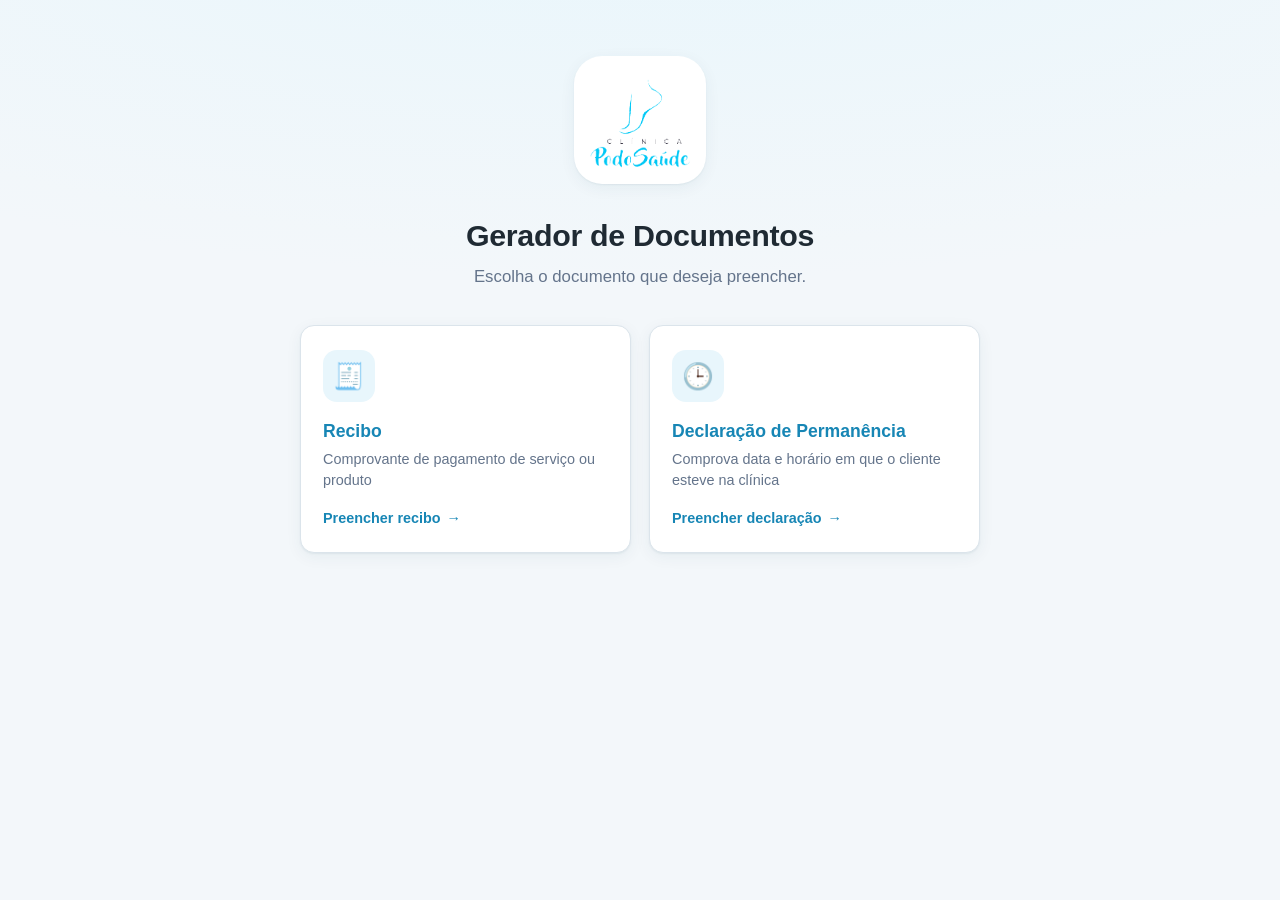
<file: index.html>
<!DOCTYPE html>
<html lang="pt-BR">
<head>
  <meta charset="UTF-8">
  <meta name="viewport" content="width=device-width, initial-scale=1">
  <title>Gerador de Documentos – PodoSaúde</title>
  <link rel="stylesheet" href="estilo.css">
</head>
<body>
  <main class="inicio">
    <img src="logo.png" alt="Clínica PodoSaúde" width="305" height="293">
    <h1>Gerador de Documentos</h1>
    <p>Escolha o documento que deseja preencher.</p>

    <div class="cartoes">
      <a class="cartao" href="recibo.html">
        <div class="icone" aria-hidden="true">🧾</div>
        <strong>Recibo</strong>
        <span>Comprovante de pagamento de serviço ou produto</span>
        <span class="seta">Preencher recibo</span>
      </a>
      <a class="cartao" href="declaracao.html">
        <div class="icone" aria-hidden="true">🕒</div>
        <strong>Declaração de Permanência</strong>
        <span>Comprova data e horário em que o cliente esteve na clínica</span>
        <span class="seta">Preencher declaração</span>
      </a>
    </div>
  </main>
</body>
</html>
</file>
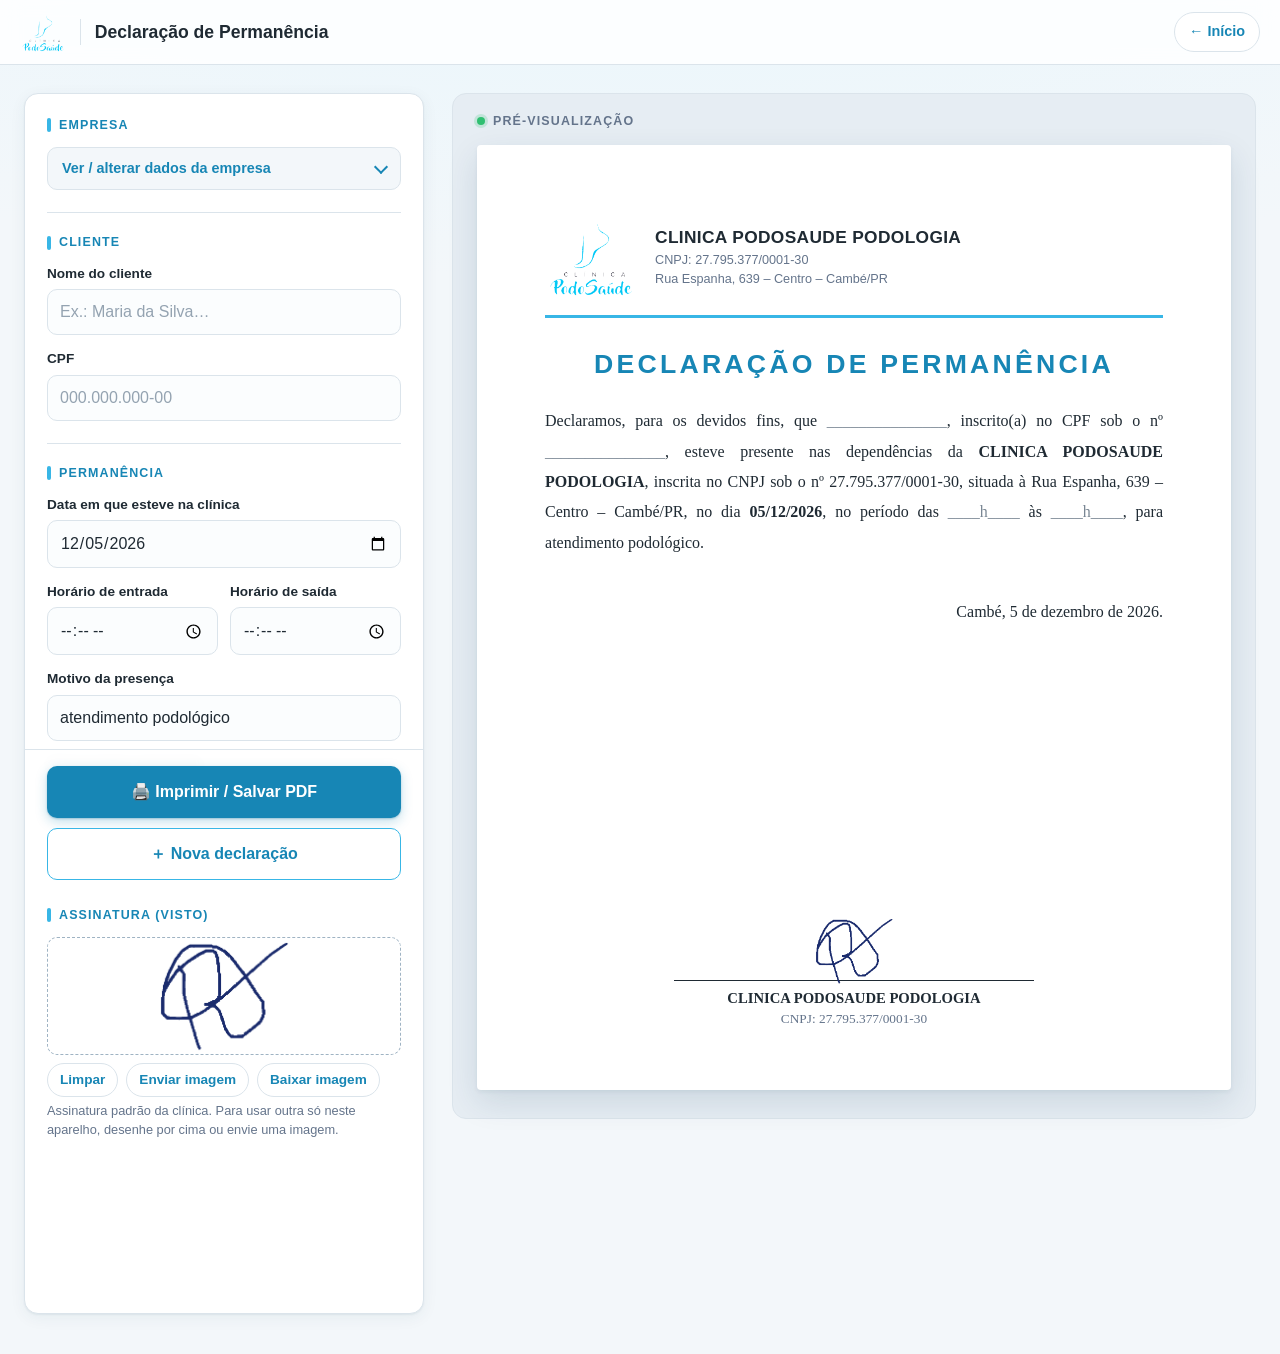
<file: declaracao.html>
<!DOCTYPE html>
<html lang="pt-BR">
<head>
  <meta charset="UTF-8">
  <meta name="viewport" content="width=device-width, initial-scale=1">
  <title>Declaração de Permanência – PodoSaúde</title>
  <link rel="stylesheet" href="estilo.css">
</head>
<body>

<header class="topo">
  <img src="logo.png" alt="PodoSaúde" width="305" height="293">
  <h1>Declaração de Permanência</h1>
  <a class="voltar" href="index.html">← Início</a>
</header>

<div class="area">

  <!-- ===== FORMULÁRIO ===== -->
  <form class="formulario" id="form" onsubmit="return false">
    <h2>Empresa</h2>
    <details class="empresa">
      <summary>Ver / alterar dados da empresa</summary>
      <div class="campo">
        <label for="empresa">Nome da empresa</label>
        <input id="empresa" value="CLINICA PODOSAUDE PODOLOGIA">
      </div>
      <div class="campo">
        <label for="cnpj">CNPJ</label>
        <input id="cnpj" value="27.795.377/0001-30" inputmode="numeric" maxlength="18">
      </div>
      <div class="campo">
        <label for="endereco">Endereço</label>
        <input id="endereco" value="Rua Espanha, 639 – Centro – Cambé/PR">
      </div>
      <div class="campo">
        <label for="cidade">Cidade (para a data do documento)</label>
        <input id="cidade" value="Cambé">
      </div>
    </details>

    <h2>Cliente</h2>
    <div class="campo">
      <label for="cliente">Nome do cliente</label>
      <input id="cliente" placeholder="Ex.: Maria da Silva…" autocomplete="off">
    </div>
    <div class="campo">
      <label for="cpf">CPF</label>
      <input id="cpf" placeholder="000.000.000-00" inputmode="numeric" maxlength="14" autocomplete="off">
    </div>

    <h2>Permanência</h2>
    <div class="campo">
      <label for="data">Data em que esteve na clínica</label>
      <input id="data" type="date">
    </div>
    <div class="linha-2">
      <div class="campo">
        <label for="entrada">Horário de entrada</label>
        <input id="entrada" type="time">
      </div>
      <div class="campo">
        <label for="saida">Horário de saída</label>
        <input id="saida" type="time">
      </div>
    </div>
    <div class="campo">
      <label for="finalidade">Motivo da presença</label>
      <input id="finalidade" value="atendimento podológico">
    </div>
    <div class="campo">
      <label for="obs">Observações (opcional)</label>
      <textarea id="obs" placeholder="Ex.: Retorno agendado para 30 dias…"></textarea>
    </div>

    <h2>Assinatura (visto)</h2>
    <div class="campo">
      <canvas id="assin-canvas" class="assin-quadro" width="600" height="200" role="img" aria-label="Quadro para desenhar a assinatura"></canvas>
      <div class="assin-acoes">
        <button type="button" class="btn-mini" id="assin-limpar">Limpar</button>
        <button type="button" class="btn-mini" id="assin-enviar">Enviar imagem</button>
        <input type="file" accept="image/*" id="assin-arquivo" hidden>
        <button type="button" class="btn-mini" id="assin-baixar">Baixar imagem</button>
      </div>
      <div class="dica" id="assin-dica" aria-live="polite">Assine com o dedo ou o mouse. Fica salva neste aparelho.</div>
    </div>

    <div class="botoes">
      <button type="button" class="btn btn-principal" id="imprimir"><span aria-hidden="true">🖨️</span> Imprimir / Salvar PDF</button>
      <button type="button" class="btn btn-secundario" id="novo"><span aria-hidden="true">＋</span> Nova declaração</button>
    </div>
  </form>

  <!-- ===== DOCUMENTO ===== -->
  <section class="previa">
    <p class="previa-titulo">Pré-visualização</p>
    <article class="documento">
      <div class="doc-cabecalho">
        <img src="logo.png" alt="PodoSaúde" width="305" height="293">
        <div class="doc-empresa">
          <strong data-v="empresa"></strong>
          <span>CNPJ: <span data-v="cnpj" class="em-linha"></span></span>
          <span data-v="endereco"></span>
        </div>
      </div>

      <div class="doc-titulo-linha centro">
        <h2 class="doc-titulo">DECLARAÇÃO DE PERMANÊNCIA</h2>
      </div>

      <p class="doc-texto">
        Declaramos, para os devidos fins, que <b data-v="cliente"></b>, inscrito(a) no CPF sob o
        nº <b data-v="cpf"></b>, esteve presente nas dependências da <b data-v="empresa"></b>,
        inscrita no CNPJ sob o nº <span data-v="cnpj"></span>, situada à <span data-v="endereco"></span>,
        no dia <b id="d-dia"></b>, no período das <b data-v="entrada"></b> às <b data-v="saida"></b>,
        para <span data-v="finalidade"></span>.
      </p>

      <div class="doc-obs" id="d-obs-box"><strong>Observações</strong><span data-v="obs"></span></div>

      <p class="doc-data"><span data-v="cidade"></span>, <span id="d-data"></span>.</p>

      <div class="doc-assinatura">
        <div class="assin-area"><img id="d-assinatura" alt=""></div>
        <div class="traco"></div>
        <strong data-v="empresa"></strong>
        <span>CNPJ: <span data-v="cnpj" class="em-linha"></span></span>
      </div>
    </article>
  </section>
</div>

<script>
/* ---------- Funções de apoio ---------- */
const $ = id => document.getElementById(id);
const MESES = ["janeiro","fevereiro","março","abril","maio","junho","julho","agosto","setembro","outubro","novembro","dezembro"];

function mascaraCPF(v) {
  v = v.replace(/\D/g, "").slice(0, 11);
  return v.replace(/(\d{3})(\d)/, "$1.$2").replace(/(\d{3})(\d)/, "$1.$2").replace(/(\d{3})(\d{1,2})$/, "$1-$2");
}
function mascaraCNPJ(v) {
  v = v.replace(/\D/g, "").slice(0, 14);
  return v.replace(/^(\d{2})(\d)/, "$1.$2").replace(/^(\d{2})\.(\d{3})(\d)/, "$1.$2.$3")
          .replace(/\.(\d{3})(\d)/, ".$1/$2").replace(/(\d{4})(\d)/, "$1-$2");
}
function dataExtenso(iso) {
  if (!iso) return null;
  const [a, m, d] = iso.split("-").map(Number);
  return `${d} de ${MESES[m - 1]} de ${a}`;
}
function dataCurta(iso) {
  if (!iso) return null;
  const [a, m, d] = iso.split("-");
  return `${d}/${m}/${a}`;
}
const hora = v => v ? v.replace(":", "h") : null;
function hojeISO() {
  const h = new Date();
  return `${h.getFullYear()}-${String(h.getMonth() + 1).padStart(2, "0")}-${String(h.getDate()).padStart(2, "0")}`;
}

/* ---------- Atualiza a pré-visualização ---------- */
function preencher(chave, texto, vazio = "_______________") {
  document.querySelectorAll(`[data-v="${chave}"]`).forEach(el => {
    el.textContent = texto || vazio;
    el.classList.toggle("vazio", !texto);
  });
}
function atualizar() {
  ["empresa", "cnpj", "endereco", "cidade", "cliente", "cpf", "finalidade"].forEach(k => preencher(k, $(k).value.trim()));
  preencher("entrada", hora($("entrada").value), "____h____");
  preencher("saida", hora($("saida").value), "____h____");
  const obs = $("obs").value.trim();
  preencher("obs", obs, "");
  $("d-obs-box").style.display = obs ? "" : "none";

  const dia = $("d-dia");
  dia.textContent = dataCurta($("data").value) || "____/____/______";
  dia.classList.toggle("vazio", !$("data").value);
  $("d-data").textContent = dataExtenso(hojeISO());
}

/* ---------- Eventos ---------- */
$("cpf").addEventListener("input", e => e.target.value = mascaraCPF(e.target.value));
$("cnpj").addEventListener("input", e => e.target.value = mascaraCNPJ(e.target.value));
$("form").addEventListener("input", atualizar);

$("imprimir").addEventListener("click", () => {
  const titulo = document.title;
  const nome = $("cliente").value.trim();
  document.title = `Declaração de Permanência${nome ? " - " + nome : ""}`;
  window.print();
  setTimeout(() => document.title = titulo, 1000);
});

$("novo").addEventListener("click", () => {
  ["cliente", "cpf", "entrada", "saida", "obs"].forEach(k => $(k).value = "");
  $("data").value = hojeISO();
  atualizar();
  $("cliente").focus();
});

/* ---------- Início ---------- */
$("data").value = hojeISO();
atualizar();
</script>
<script src="assinatura.js"></script>
</body>
</html>
</file>
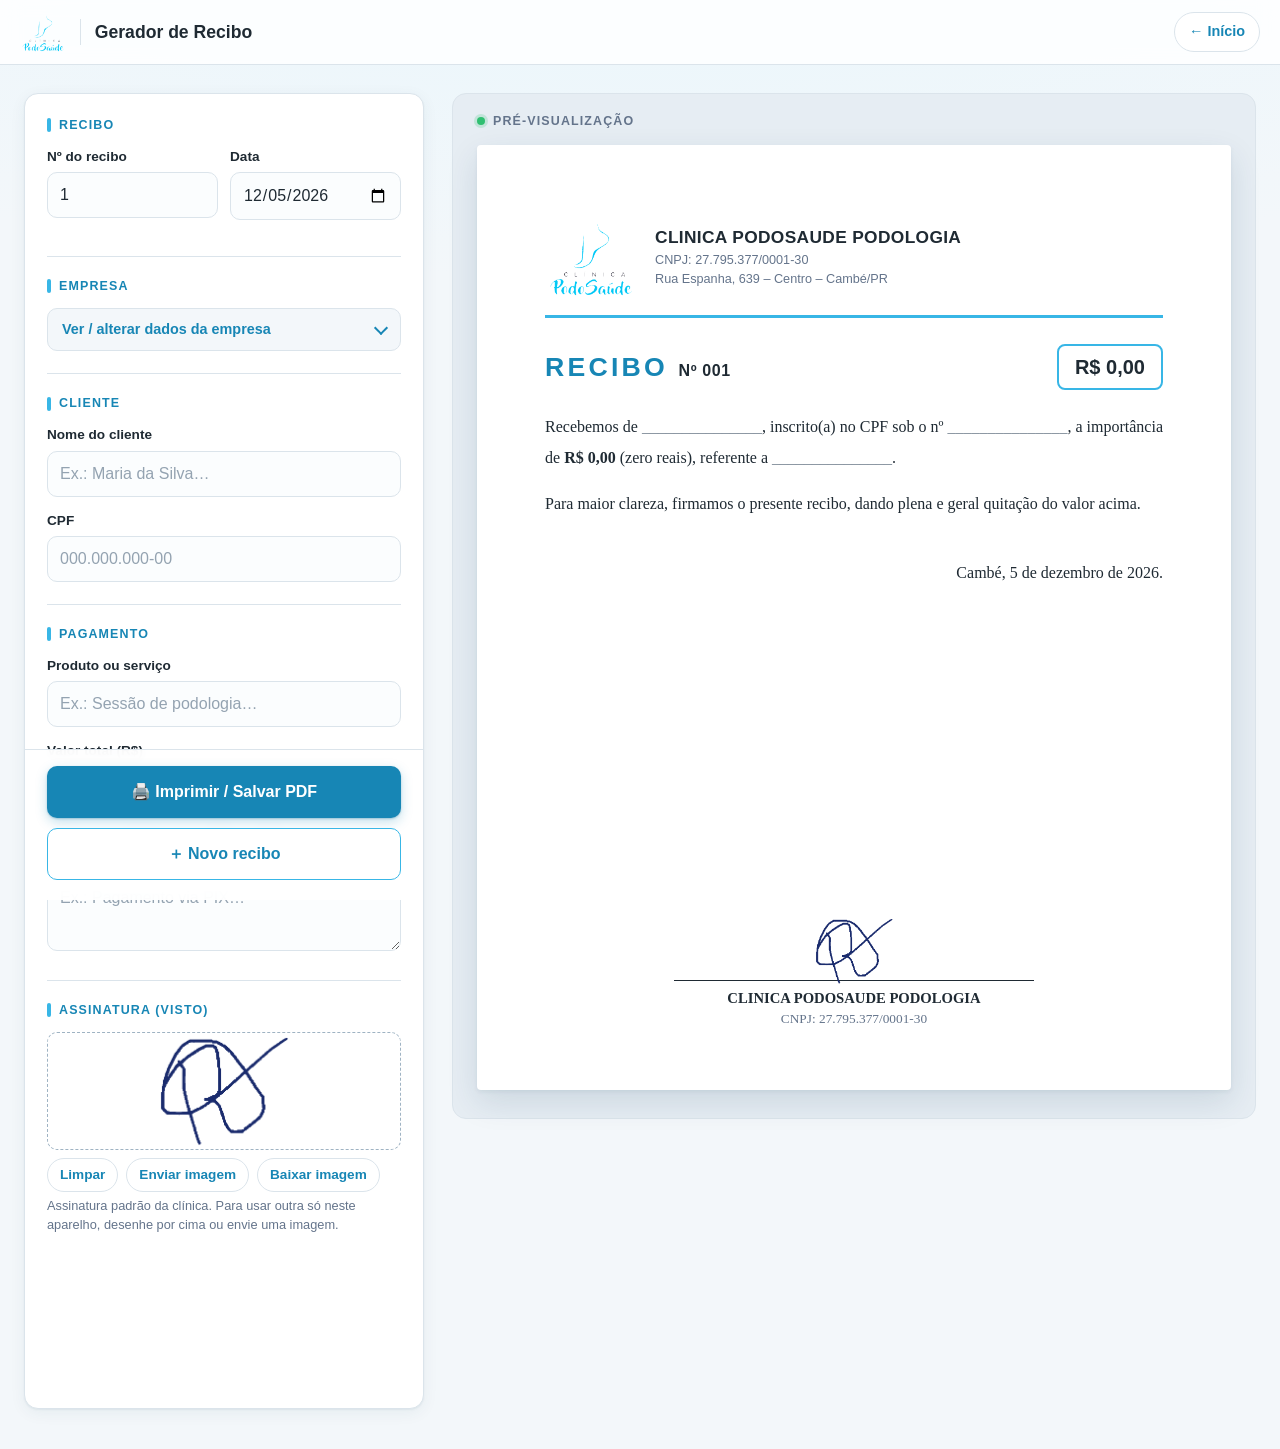
<file: recibo.html>
<!DOCTYPE html>
<html lang="pt-BR">
<head>
  <meta charset="UTF-8">
  <meta name="viewport" content="width=device-width, initial-scale=1">
  <title>Recibo – PodoSaúde</title>
  <link rel="stylesheet" href="estilo.css">
</head>
<body>

<header class="topo">
  <img src="logo.png" alt="PodoSaúde" width="305" height="293">
  <h1>Gerador de Recibo</h1>
  <a class="voltar" href="index.html">← Início</a>
</header>

<div class="area">

  <!-- ===== FORMULÁRIO ===== -->
  <form class="formulario" id="form" onsubmit="return false">
    <h2>Recibo</h2>
    <div class="linha-2">
      <div class="campo">
        <label for="numero">Nº do recibo</label>
        <input id="numero" type="number" min="1" inputmode="numeric">
      </div>
      <div class="campo">
        <label for="data">Data</label>
        <input id="data" type="date">
      </div>
    </div>

    <h2>Empresa</h2>
    <details class="empresa">
      <summary>Ver / alterar dados da empresa</summary>
      <div class="campo">
        <label for="empresa">Nome da empresa</label>
        <input id="empresa" value="CLINICA PODOSAUDE PODOLOGIA">
      </div>
      <div class="campo">
        <label for="cnpj">CNPJ</label>
        <input id="cnpj" value="27.795.377/0001-30" inputmode="numeric" maxlength="18">
      </div>
      <div class="campo">
        <label for="endereco">Endereço</label>
        <input id="endereco" value="Rua Espanha, 639 – Centro – Cambé/PR">
      </div>
      <div class="campo">
        <label for="cidade">Cidade (para a data do documento)</label>
        <input id="cidade" value="Cambé">
      </div>
    </details>

    <h2>Cliente</h2>
    <div class="campo">
      <label for="cliente">Nome do cliente</label>
      <input id="cliente" placeholder="Ex.: Maria da Silva…" autocomplete="off">
    </div>
    <div class="campo">
      <label for="cpf">CPF</label>
      <input id="cpf" placeholder="000.000.000-00" inputmode="numeric" maxlength="14" autocomplete="off">
    </div>

    <h2>Pagamento</h2>
    <div class="campo">
      <label for="servico">Produto ou serviço</label>
      <input id="servico" placeholder="Ex.: Sessão de podologia…" autocomplete="off">
    </div>
    <div class="campo">
      <label for="valor">Valor total (R$)</label>
      <input id="valor" placeholder="0,00" inputmode="numeric" autocomplete="off">
      <div class="dica">Digite só os números. Ex.: 15000 = 150,00</div>
    </div>
    <div class="campo">
      <label for="obs">Observações (opcional)</label>
      <textarea id="obs" placeholder="Ex.: Pagamento via PIX…"></textarea>
    </div>

    <h2>Assinatura (visto)</h2>
    <div class="campo">
      <canvas id="assin-canvas" class="assin-quadro" width="600" height="200" role="img" aria-label="Quadro para desenhar a assinatura"></canvas>
      <div class="assin-acoes">
        <button type="button" class="btn-mini" id="assin-limpar">Limpar</button>
        <button type="button" class="btn-mini" id="assin-enviar">Enviar imagem</button>
        <input type="file" accept="image/*" id="assin-arquivo" hidden>
        <button type="button" class="btn-mini" id="assin-baixar">Baixar imagem</button>
      </div>
      <div class="dica" id="assin-dica" aria-live="polite">Assine com o dedo ou o mouse. Fica salva neste aparelho.</div>
    </div>

    <div class="botoes">
      <button type="button" class="btn btn-principal" id="imprimir"><span aria-hidden="true">🖨️</span> Imprimir / Salvar PDF</button>
      <button type="button" class="btn btn-secundario" id="novo"><span aria-hidden="true">＋</span> Novo recibo</button>
    </div>
  </form>

  <!-- ===== DOCUMENTO ===== -->
  <section class="previa">
    <p class="previa-titulo">Pré-visualização</p>
    <article class="documento">
      <div class="doc-cabecalho">
        <img src="logo.png" alt="PodoSaúde" width="305" height="293">
        <div class="doc-empresa">
          <strong data-v="empresa"></strong>
          <span>CNPJ: <span data-v="cnpj" class="em-linha"></span></span>
          <span data-v="endereco"></span>
        </div>
      </div>

      <div class="doc-titulo-linha">
        <h2 class="doc-titulo">RECIBO <small>Nº <span id="d-numero"></span></small></h2>
        <div class="doc-valor">R$ <span id="d-valor"></span></div>
      </div>

      <p class="doc-texto">
        Recebemos de <b data-v="cliente"></b>, inscrito(a) no CPF sob o nº <b data-v="cpf"></b>,
        a importância de <b>R$ <span id="d-valor2"></span></b> (<span id="d-extenso"></span>),
        referente a <b data-v="servico"></b>.
      </p>
      <p class="doc-texto">Para maior clareza, firmamos o presente recibo, dando plena e geral quitação do valor acima.</p>

      <div class="doc-obs" id="d-obs-box"><strong>Observações</strong><span data-v="obs"></span></div>

      <p class="doc-data"><span data-v="cidade"></span>, <span id="d-data"></span>.</p>

      <div class="doc-assinatura">
        <div class="assin-area"><img id="d-assinatura" alt=""></div>
        <div class="traco"></div>
        <strong data-v="empresa"></strong>
        <span>CNPJ: <span data-v="cnpj" class="em-linha"></span></span>
      </div>
    </article>
  </section>
</div>

<script>
/* ---------- Funções de apoio ---------- */
const $ = id => document.getElementById(id);
const MESES = ["janeiro","fevereiro","março","abril","maio","junho","julho","agosto","setembro","outubro","novembro","dezembro"];

function mascaraCPF(v) {
  v = v.replace(/\D/g, "").slice(0, 11);
  return v.replace(/(\d{3})(\d)/, "$1.$2").replace(/(\d{3})(\d)/, "$1.$2").replace(/(\d{3})(\d{1,2})$/, "$1-$2");
}
function mascaraCNPJ(v) {
  v = v.replace(/\D/g, "").slice(0, 14);
  return v.replace(/^(\d{2})(\d)/, "$1.$2").replace(/^(\d{2})\.(\d{3})(\d)/, "$1.$2.$3")
          .replace(/\.(\d{3})(\d)/, ".$1/$2").replace(/(\d{4})(\d)/, "$1-$2");
}
function centavos(v) { const d = v.replace(/\D/g, ""); return d ? parseInt(d, 10) : 0; }
function formatarReais(c) {
  return (c / 100).toLocaleString("pt-BR", { minimumFractionDigits: 2, maximumFractionDigits: 2 });
}
function dataExtenso(iso) {
  if (!iso) return null;
  const [a, m, d] = iso.split("-").map(Number);
  return `${d} de ${MESES[m - 1]} de ${a}`;
}
function hojeISO() {
  const h = new Date();
  return `${h.getFullYear()}-${String(h.getMonth() + 1).padStart(2, "0")}-${String(h.getDate()).padStart(2, "0")}`;
}

/* ---------- Valor por extenso ---------- */
const UN = ["","um","dois","três","quatro","cinco","seis","sete","oito","nove","dez","onze","doze","treze","quatorze","quinze","dezesseis","dezessete","dezoito","dezenove"];
const DEZ = ["","","vinte","trinta","quarenta","cinquenta","sessenta","setenta","oitenta","noventa"];
const CEN = ["","cento","duzentos","trezentos","quatrocentos","quinhentos","seiscentos","setecentos","oitocentos","novecentos"];
function ate999(n) {
  if (n === 100) return "cem";
  const c = Math.floor(n / 100), r = n % 100, p = [];
  if (c) p.push(CEN[c]);
  if (r) p.push(r < 20 ? UN[r] : DEZ[Math.floor(r / 10)] + (r % 10 ? " e " + UN[r % 10] : ""));
  return p.join(" e ");
}
function inteiroExtenso(n) {
  const grupos = [
    [Math.floor(n / 1e6), x => x === 1 ? "um milhão" : ate999(x) + " milhões"],
    [Math.floor(n / 1000) % 1000, x => x === 1 ? "mil" : ate999(x) + " mil"],
    [n % 1000, ate999]
  ].filter(g => g[0] > 0);
  return grupos.map((g, i) => {
    const txt = g[1](g[0]);
    if (i === 0) return txt;
    const ultimo = i === grupos.length - 1;
    return (ultimo && (g[0] < 100 || g[0] % 100 === 0) ? " e " : " ") + txt;
  }).join("");
}
function porExtenso(c) {
  const r = Math.floor(c / 100), ct = c % 100;
  let s = "";
  if (r) s = inteiroExtenso(r) + (r === 1 ? " real" : (r % 1e6 === 0 ? " de reais" : " reais"));
  if (ct) s += (s ? " e " : "") + ate999(ct) + (ct === 1 ? " centavo" : " centavos");
  return s || "zero reais";
}

/* ---------- Numeração (fica salva neste navegador) ---------- */
const CHAVE = "podosaude_ultimo_recibo";
function ultimoNumero() { try { return parseInt(localStorage.getItem(CHAVE), 10) || 0; } catch (e) { return 0; } }
function salvarNumero(n) { try { if (n > ultimoNumero()) localStorage.setItem(CHAVE, n); } catch (e) {} }
const pad = n => String(n || 0).padStart(3, "0");

/* ---------- Atualiza a pré-visualização ---------- */
function preencher(chave, texto, vazio = "_______________") {
  document.querySelectorAll(`[data-v="${chave}"]`).forEach(el => {
    el.textContent = texto || vazio;
    el.classList.toggle("vazio", !texto);
  });
}
function atualizar() {
  ["empresa", "cnpj", "endereco", "cidade", "cliente", "cpf", "servico"].forEach(k => preencher(k, $(k).value.trim()));
  const obs = $("obs").value.trim();
  preencher("obs", obs, "");
  $("d-obs-box").style.display = obs ? "" : "none";

  $("d-numero").textContent = pad($("numero").value);
  const c = centavos($("valor").value);
  $("d-valor").textContent = $("d-valor2").textContent = formatarReais(c);
  $("d-extenso").textContent = porExtenso(c);
  $("d-data").textContent = dataExtenso($("data").value) || "____ de __________ de ______";
}

/* ---------- Eventos ---------- */
$("cpf").addEventListener("input", e => e.target.value = mascaraCPF(e.target.value));
$("cnpj").addEventListener("input", e => e.target.value = mascaraCNPJ(e.target.value));
$("valor").addEventListener("input", e => {
  const c = centavos(e.target.value);
  e.target.value = c ? formatarReais(c) : "";
});
$("form").addEventListener("input", atualizar);

$("imprimir").addEventListener("click", () => {
  salvarNumero(parseInt($("numero").value, 10) || 0);
  const titulo = document.title;
  const nome = $("cliente").value.trim();
  document.title = `Recibo ${pad($("numero").value)}${nome ? " - " + nome : ""}`;
  window.print();
  setTimeout(() => document.title = titulo, 1000);
});

$("novo").addEventListener("click", () => {
  ["cliente", "cpf", "servico", "valor", "obs"].forEach(k => $(k).value = "");
  $("numero").value = ultimoNumero() + 1;
  $("data").value = hojeISO();
  atualizar();
  $("cliente").focus();
});

/* ---------- Início ---------- */
$("numero").value = ultimoNumero() + 1;
$("data").value = hojeISO();
atualizar();
</script>
<script src="assinatura.js"></script>
</body>
</html>
</file>
<file: estilo.css>
/* ===== Estilo compartilhado – Gerador PodoSaúde ===== */
:root {
  --azul: #38b6e6;
  --azul-escuro: #1786b5;
  --azul-mais-escuro: #12729b;
  --azul-claro: #e8f6fc;
  --tinta: #1f2a33;
  --suave: #64748b;
  --linha: #dbe4eb;
  --fundo: #f3f7fa;
  --mesa: #e6edf3;
  --branco: #ffffff;
  --raio: 14px;
  --sombra: 0 1px 2px rgba(20, 60, 90, .06), 0 4px 16px rgba(20, 60, 90, .06);
  --sombra-forte: 0 2px 4px rgba(20, 60, 90, .06), 0 12px 32px rgba(20, 60, 90, .12);
}

* { box-sizing: border-box; }

body {
  margin: 0;
  font-family: "Segoe UI", Roboto, "Helvetica Neue", Arial, sans-serif;
  background:
    radial-gradient(1200px 400px at 50% -120px, var(--azul-claro), transparent),
    var(--fundo);
  background-repeat: no-repeat;
  color: var(--tinta);
  line-height: 1.5;
  min-height: 100vh;
  -webkit-font-smoothing: antialiased;
}

/* ---------- Barra superior ---------- */
.topo {
  background: rgba(255, 255, 255, .85);
  backdrop-filter: saturate(1.4) blur(10px);
  -webkit-backdrop-filter: saturate(1.4) blur(10px);
  border-bottom: 1px solid var(--linha);
  padding: 10px max(20px, calc((100% - 1300px) / 2 + 24px));
  display: flex;
  align-items: center;
  gap: 14px;
  position: sticky;
  top: 0;
  z-index: 10;
}
.topo img { height: 44px; width: auto; }
.topo h1 {
  font-size: 1.1rem;
  margin: 0;
  font-weight: 600;
  text-wrap: balance;
  padding-left: 14px;
  border-left: 1px solid var(--linha);
}
.topo a.voltar {
  margin-left: auto;
  color: var(--azul-escuro);
  text-decoration: none;
  font-size: .9rem;
  font-weight: 600;
  white-space: nowrap;
  padding: 8px 14px;
  border: 1px solid var(--linha);
  border-radius: 999px;
  background: var(--branco);
  transition: background-color .15s, border-color .15s;
}
.topo a.voltar:hover { background: var(--azul-claro); border-color: var(--azul); }

/* ---------- Layout: formulário + pré-visualização ---------- */
.area {
  display: grid;
  grid-template-columns: minmax(300px, 400px) 1fr;
  gap: 28px;
  padding: 28px 24px 40px;
  max-width: 1300px;
  margin: 0 auto;
  align-items: start;
}

.formulario {
  background: var(--branco);
  border: 1px solid var(--linha);
  border-radius: var(--raio);
  box-shadow: var(--sombra);
  padding: 22px 22px 0;
}
.formulario h2 {
  display: flex;
  align-items: center;
  gap: 8px;
  font-size: .78rem;
  text-transform: uppercase;
  letter-spacing: .09em;
  color: var(--azul-escuro);
  margin: 22px 0 12px;
  padding-top: 20px;
  border-top: 1px solid var(--linha);
}
.formulario h2::before {
  content: "";
  width: 4px;
  height: 14px;
  border-radius: 2px;
  background: var(--azul);
}
.formulario h2:first-child { margin-top: 0; padding-top: 0; border-top: 0; }

.campo { margin-bottom: 14px; }
.campo label {
  display: block;
  font-size: .85rem;
  font-weight: 600;
  margin-bottom: 5px;
}
.campo input,
.campo textarea {
  width: 100%;
  font: inherit;
  font-size: 1rem;
  padding: 10px 12px;
  border: 1px solid var(--linha);
  border-radius: 10px;
  background: #fbfdfe;
  color: var(--tinta);
  transition: border-color .15s, box-shadow .15s, background-color .15s;
}
.campo input::placeholder,
.campo textarea::placeholder { color: #94a3b1; }
.campo input:hover,
.campo textarea:hover { border-color: #b9c9d6; }
.campo textarea { resize: vertical; min-height: 76px; }
.campo input:focus,
.campo textarea:focus {
  outline: none;
  background: var(--branco);
  border-color: var(--azul);
  box-shadow: 0 0 0 3px rgba(56, 182, 230, .35);
}
.dica { font-size: .8rem; color: var(--suave); margin-top: 4px; }

.linha-2 { display: grid; grid-template-columns: 1fr 1fr; gap: 12px; }

/* Dados da empresa: caixa que abre e fecha */
details.empresa {
  border: 1px solid var(--linha);
  border-radius: 10px;
  background: var(--fundo);
  margin-bottom: 4px;
}
details.empresa summary {
  display: flex;
  align-items: center;
  justify-content: space-between;
  gap: 8px;
  cursor: pointer;
  list-style: none;
  font-size: .9rem;
  font-weight: 600;
  color: var(--azul-escuro);
  padding: 10px 14px;
  border-radius: 10px;
}
details.empresa summary::-webkit-details-marker { display: none; }
details.empresa summary::after {
  content: "";
  width: 8px;
  height: 8px;
  border-right: 2px solid currentColor;
  border-bottom: 2px solid currentColor;
  transform: translateY(-2px) rotate(45deg);
  transition: transform .2s;
}
details.empresa[open] summary::after { transform: translateY(2px) rotate(-135deg); }
details.empresa summary:hover { background: var(--azul-claro); }
details.empresa[open] { background: var(--branco); }
details.empresa[open] summary { border-bottom: 1px solid var(--linha); border-radius: 10px 10px 0 0; margin-bottom: 12px; }
details.empresa .campo { padding: 0 14px; }

/* ---------- Botões ---------- */
/* Contorno visível para quem navega pelo teclado */
a:focus-visible,
button:focus-visible,
summary:focus-visible {
  outline: 3px solid var(--azul-escuro);
  outline-offset: 2px;
}
a, button, summary { touch-action: manipulation; }

/* Botões finais ficam sempre à vista no fim do formulário */
.botoes {
  display: flex;
  flex-direction: column;
  gap: 10px;
  margin: 22px -22px 0;
  padding: 16px 22px 20px;
  position: sticky;
  bottom: 0;
  background: rgba(255, 255, 255, .94);
  backdrop-filter: blur(8px);
  -webkit-backdrop-filter: blur(8px);
  border-top: 1px solid var(--linha);
  border-radius: 0 0 var(--raio) var(--raio);
}
.btn {
  font: inherit;
  font-size: 1rem;
  font-weight: 600;
  padding: 13px 16px;
  border-radius: 10px;
  border: 1px solid transparent;
  cursor: pointer;
  text-align: center;
  text-decoration: none;
  transition: background-color .15s, box-shadow .15s, transform .1s;
}
.btn:active { transform: translateY(1px); }
.btn-principal {
  background: var(--azul-escuro);
  color: var(--branco);
  box-shadow: 0 1px 2px rgba(18, 114, 155, .3), 0 4px 12px rgba(23, 134, 181, .25);
}
.btn-principal:hover { background: var(--azul-mais-escuro); }
.btn-secundario { background: var(--branco); color: var(--azul-escuro); border-color: var(--azul); }
.btn-secundario:hover { background: var(--azul-claro); }

/* ---------- Documento (pré-visualização / impressão) ---------- */
/* "Mesa" onde a folha fica apoiada na tela */
.previa {
  background: var(--mesa);
  border: 1px solid var(--linha);
  border-radius: var(--raio);
  padding: 18px 24px 28px;
}
.previa-titulo {
  display: flex;
  align-items: center;
  gap: 8px;
  font-size: .78rem;
  font-weight: 600;
  color: var(--suave);
  margin: 0 0 14px;
  text-transform: uppercase;
  letter-spacing: .09em;
}
.previa-titulo::before {
  content: "";
  width: 8px;
  height: 8px;
  border-radius: 50%;
  background: #2fbf71;
  box-shadow: 0 0 0 3px rgba(47, 191, 113, .2);
}
.documento {
  background: var(--branco);
  width: 100%;
  max-width: 210mm;
  min-height: 250mm;
  margin: 0 auto;
  padding: 18mm 18mm 16mm;
  box-shadow: var(--sombra-forte);
  border-radius: 4px;
  font-family: Georgia, "Times New Roman", serif;
  font-size: 12pt;
  display: flex;
  flex-direction: column;
}

.doc-cabecalho {
  display: flex;
  align-items: center;
  gap: 18px;
  padding-bottom: 14px;
  border-bottom: 3px solid var(--azul);
}
.doc-cabecalho img { width: 92px; height: auto; }
.doc-empresa { font-family: "Segoe UI", Roboto, Arial, sans-serif; }
.doc-empresa strong { display: block; font-size: 13pt; letter-spacing: .02em; }
.doc-empresa span { display: block; font-size: 9.5pt; color: var(--suave); }
.doc-empresa .em-linha,
.doc-assinatura .em-linha { display: inline; }

.doc-titulo-linha {
  display: flex;
  justify-content: space-between;
  align-items: center;
  gap: 12px;
  margin: 26px 0 22px;
  flex-wrap: wrap;
}
.doc-titulo-linha.centro { justify-content: center; }
.doc-titulo-linha.centro .doc-titulo { text-align: center; }
.doc-titulo {
  font-family: "Segoe UI", Roboto, Arial, sans-serif;
  font-size: 20pt;
  font-weight: 700;
  letter-spacing: .12em;
  color: var(--azul-escuro);
  margin: 0;
}
.doc-titulo small { font-size: 12pt; letter-spacing: .04em; color: var(--tinta); font-weight: 600; font-variant-numeric: tabular-nums; }
.doc-valor {
  font-family: "Segoe UI", Roboto, Arial, sans-serif;
  border: 2px solid var(--azul);
  border-radius: 8px;
  padding: 6px 16px;
  font-size: 15pt;
  font-weight: 700;
  font-variant-numeric: tabular-nums;
}

.doc-texto { text-align: justify; line-height: 1.9; margin: 0 0 16px; }
.doc-texto b { font-weight: 700; }
.vazio { color: #7a8794; font-weight: 400 !important; }

.doc-obs {
  border-left: 3px solid var(--azul);
  background: var(--azul-claro);
  padding: 10px 14px;
  margin: 8px 0 16px;
  font-size: 11pt;
  white-space: pre-wrap;
}
.doc-obs strong { font-family: "Segoe UI", Roboto, Arial, sans-serif; font-size: 9.5pt; text-transform: uppercase; letter-spacing: .06em; display: block; }

.doc-data { text-align: right; margin: 26px 0 0; }

.doc-assinatura {
  margin-top: auto;
  padding-top: 20px;
  text-align: center;
}
.assin-area {
  height: 70px;
  display: flex;
  align-items: flex-end;
  justify-content: center;
}
.assin-area img { max-height: 70px; max-width: 260px; margin-bottom: -6px; }

/* Quadro para desenhar a assinatura */
.assin-quadro {
  display: block;
  width: 100%;
  aspect-ratio: 3 / 1;
  border: 1.5px dashed #9fb3c3;
  border-radius: 10px;
  background: #fff;
  touch-action: none;
  cursor: crosshair;
}
.assin-acoes { display: flex; flex-wrap: wrap; gap: 8px; margin-top: 8px; }
.btn-mini {
  font: inherit;
  font-size: .85rem;
  font-weight: 600;
  padding: 6px 12px;
  border-radius: 999px;
  border: 1px solid var(--linha);
  background: var(--branco);
  color: var(--azul-escuro);
  cursor: pointer;
  transition: background-color .15s, border-color .15s;
}
.btn-mini:hover { border-color: var(--azul); background: var(--azul-claro); }
/* Botões maiores para o dedo em telas de toque */
@media (pointer: coarse) {
  .btn-mini { min-height: 44px; padding: 8px 14px; }
}
.doc-assinatura .traco { width: 70%; max-width: 360px; margin: 0 auto 6px; border-top: 1px solid var(--tinta); }
.doc-assinatura strong { display: block; font-size: 11pt; }
.doc-assinatura span { display: block; font-size: 10pt; color: var(--suave); }

/* ---------- Página inicial ---------- */
.inicio {
  max-width: 720px;
  margin: 0 auto;
  padding: 56px 20px 40px;
  text-align: center;
}
.inicio img {
  width: 132px;
  height: auto;
  padding: 10px;
  background: var(--branco);
  border-radius: 28px;
  box-shadow: var(--sombra);
}
.inicio h1 { font-size: 1.9rem; letter-spacing: -.01em; margin: 22px 0 6px; text-wrap: balance; }
.inicio p { color: var(--suave); font-size: 1.05rem; margin: 0 0 36px; }
.cartoes { display: grid; grid-template-columns: 1fr 1fr; gap: 18px; text-align: left; }
.cartao {
  position: relative;
  display: flex;
  flex-direction: column;
  background: var(--branco);
  border: 1px solid var(--linha);
  border-radius: var(--raio);
  box-shadow: var(--sombra);
  padding: 24px 22px 22px;
  text-decoration: none;
  color: var(--tinta);
  transition: border-color .15s, transform .15s, box-shadow .15s;
}
.cartao:hover { border-color: var(--azul); transform: translateY(-3px); box-shadow: var(--sombra-forte); }
.cartao .icone {
  display: grid;
  place-items: center;
  width: 52px;
  height: 52px;
  font-size: 1.6rem;
  border-radius: 14px;
  background: var(--azul-claro);
}
.cartao strong { display: block; font-size: 1.1rem; margin: 16px 0 4px; color: var(--azul-escuro); }
.cartao span { font-size: .9rem; color: var(--suave); }
.cartao .seta {
  margin-top: 16px;
  font-size: .9rem;
  font-weight: 600;
  color: var(--azul-escuro);
}
.cartao .seta::after { content: "→"; display: inline-block; margin-left: 6px; transition: transform .15s; }
.cartao:hover .seta::after { transform: translateX(4px); }

/* Sem animação para quem pediu menos movimento no sistema */
@media (prefers-reduced-motion: reduce) {
  *, *::before, *::after { transition: none !important; }
  .cartao:hover, .cartao:hover .seta::after, .btn:active { transform: none; }
}

/* ---------- Celular ---------- */
@media (max-width: 900px) {
  .area { grid-template-columns: 1fr; padding: 14px; gap: 16px; }
  .previa { padding: 14px 10px 18px; }
  .documento { padding: 22px 18px; min-height: 0; font-size: 11pt; }
  .doc-cabecalho img { width: 64px; }
  .doc-titulo { font-size: 16pt; }
  .doc-valor { font-size: 13pt; }

}
@media (max-width: 520px) {
  .cartoes { grid-template-columns: 1fr; }
  .topo { padding: 8px 14px; gap: 10px; }
  .topo h1 { font-size: .95rem; padding-left: 10px; }
  .topo img { height: 36px; }
  .topo a.voltar { padding: 6px 12px; }
  .inicio { padding-top: 36px; }
  .inicio h1 { font-size: 1.5rem; }
  .linha-2 { grid-template-columns: 1fr; gap: 0; }
}

/* ---------- Impressão / PDF: só o documento ---------- */
@page { size: A4; margin: 0; }
@media print {
  body { background: #fff; }
  .topo, .formulario, .previa-titulo { display: none !important; }
  .area { display: block; padding: 0; margin: 0; max-width: none; }
  .previa { background: none; border: 0; border-radius: 0; padding: 0; }
  .documento {
    box-shadow: none;
    border-radius: 0;
    max-width: none;
    width: 210mm;
    height: 296mm;
    min-height: 0;
    padding: 18mm 18mm 16mm;
    font-size: 12pt;
    overflow: hidden;
  }
  .doc-cabecalho img { width: 92px; }
  .doc-titulo { font-size: 20pt; }
  .doc-valor { font-size: 15pt; }

  .vazio { color: transparent; border-bottom: 1px solid #999; }
  * { -webkit-print-color-adjust: exact; print-color-adjust: exact; }
}
</file>
